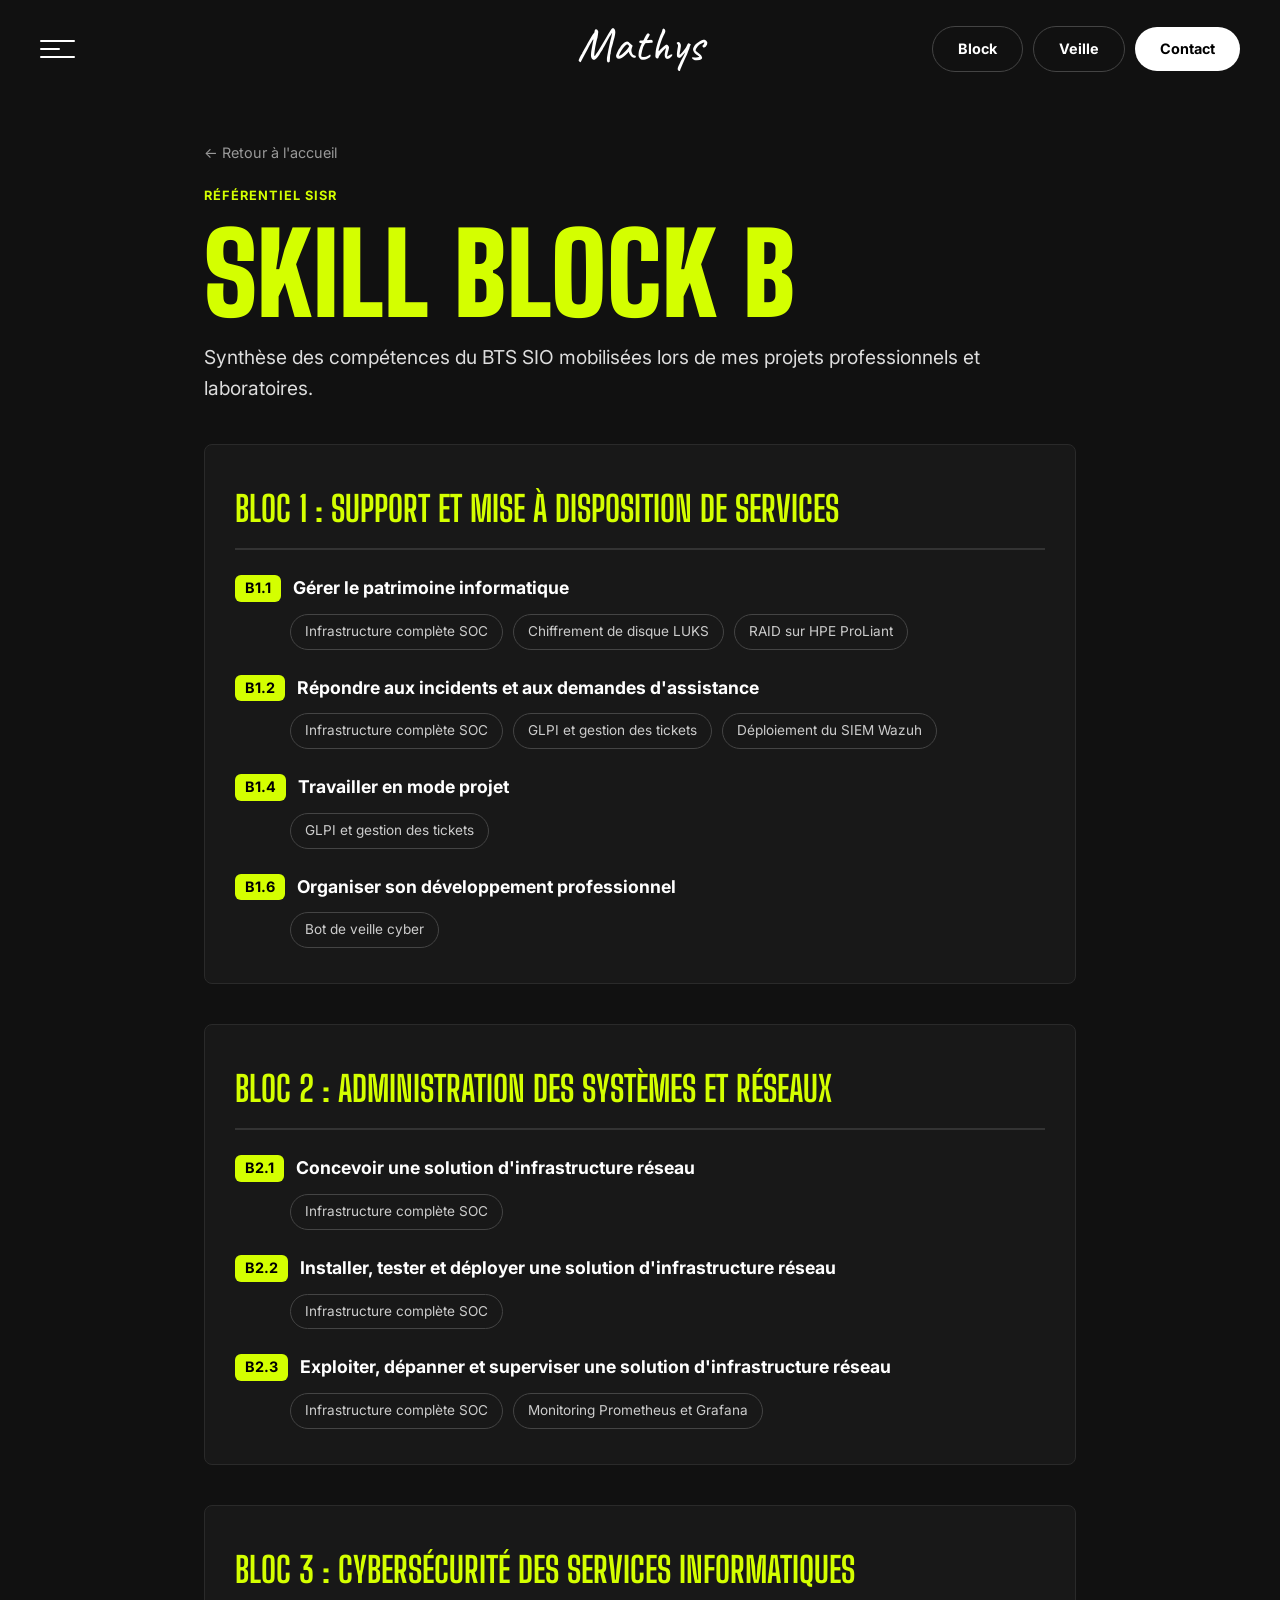
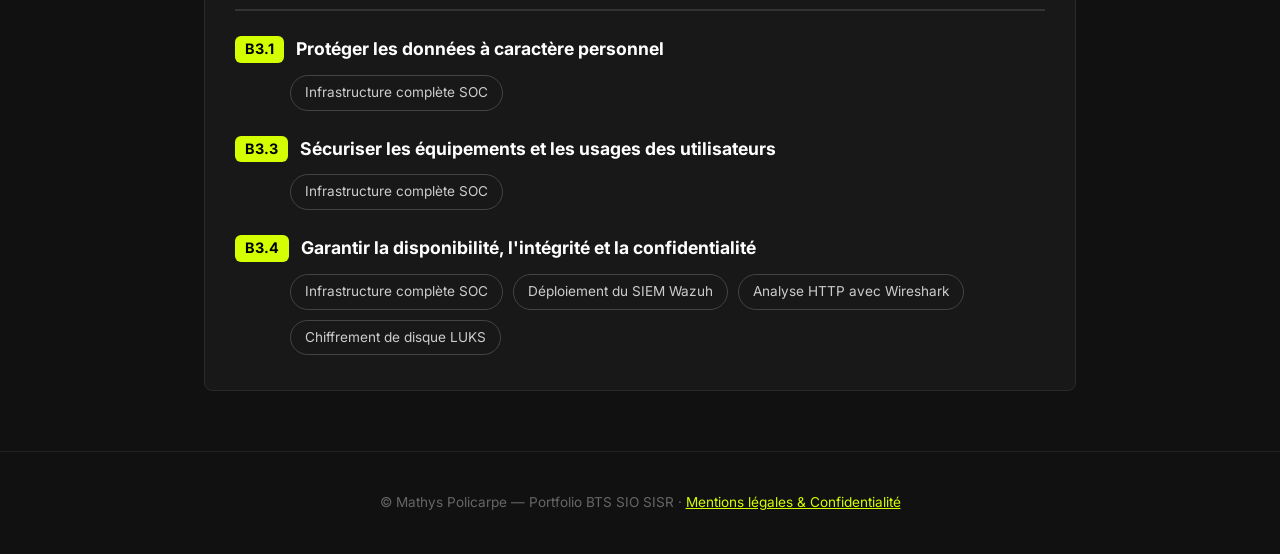
<file: competences-bts.html>
<!DOCTYPE html>
<html lang="fr">
<head>
    <meta charset="UTF-8">
    <meta name="viewport" content="width=device-width, initial-scale=1">
    <title>Compétences BTS SIO SISR — Mathys Policarpe</title>
    <meta name="description" content="Tableau de synthèse des compétences B1, B2 et B3 du BTS SIO SISR.">
    <link rel="preconnect" href="https://fonts.googleapis.com">
    <link rel="preconnect" href="https://fonts.gstatic.com" crossorigin>
    <link href="https://fonts.googleapis.com/css2?family=Big+Shoulders+Display:wght@900&family=Caveat:wght@400..700&family=Inter:wght@400;500;700&display=swap" rel="stylesheet">
    <link rel="stylesheet" href="style.css">
    <style>
        .blocs { display: grid; gap: 40px; margin-top: 40px; }
        .bloc { background: var(--card); border: 1px solid var(--bd); border-radius: 8px; padding: 35px 30px; }
        .bloc h2 { font-family: var(--giant); font-size: 2.2rem; color: var(--y); text-transform: uppercase; border-bottom: 2px solid #333; padding-bottom: 12px; margin-bottom: 25px; }
        .comp-item { margin-bottom: 25px; }
        .comp-item:last-child { margin-bottom: 0; }
        .comp-item h3 { font-size: 1.1rem; color: #fff; margin-bottom: 12px; display: flex; align-items: center; gap: 12px; line-height: 1.3; }
        .comp-item h3 span { background: var(--y); color: #000; padding: 4px 10px; border-radius: 6px; font-size: 0.9rem; font-weight: 700; white-space: nowrap; }
        .comp-item .projs-lies { display: flex; gap: 10px; flex-wrap: wrap; margin-left: 55px; }
        .comp-item .projs-lies a { text-decoration: none; border: 1px solid #444; padding: 6px 14px; border-radius: 50px; font-size: 0.85rem; color: #ccc; transition: 0.3s; }
        .comp-item .projs-lies a:hover { background: var(--y); color: #000; border-color: var(--y); font-weight: 600; }
        @media (max-width: 768px) {
            .comp-item h3 { align-items: flex-start; flex-direction: column; gap: 8px; }
            .comp-item .projs-lies { margin-left: 0; }
        }
    </style>
</head>
<body>
    <nav class="nav">
        <div>
            <button class="burger" aria-label="Menu"><span></span><span></span><span></span></button>
        </div>
        <a href="index.html" class="logo">Mathys</a>
        <div class="nav-r">
            <a href="competences-bts.html" class="pill out">Block</a>
            <a href="veille.html" class="pill out">Veille</a>
            <a href="index.html#/contact" class="pill">Contact</a>
        </div>
    </nav>

    <div class="menu">
        <ul>
            <li><a href="index.html#/">Accueil</a></li>
            <li><a href="competences-bts.html">Compétences BTS</a></li>
            <li><a href="index.html#/projets">Projets &amp; Labs</a></li>
            <li><a href="veille.html">Veille Cyber</a></li>
            <li><a href="index.html#/contact">Contact</a></li>
        </ul>
    </div>

    <main class="proj" style="max-width:1000px">
        <a class="back" href="index.html">← Retour à l'accueil</a>
        <span class="tag" style="display:block;margin-top:20px">Référentiel SISR</span>
        <h1>Skill Block B</h1>
        <p class="intro">Synthèse des compétences du BTS SIO mobilisées lors de mes projets professionnels et laboratoires.</p>

        <div class="blocs" id="blocs-container"></div>
    </main>

    <footer>© Mathys Policarpe — Portfolio BTS SIO SISR · <a href="index.html" style="color: var(--y);">Mentions légales &amp; Confidentialité</a></footer>

    <script src="projects.js"></script>
    <script src="script.js"></script>
    <script src="gt.js"></script>
    <script>
        /* Définition des blocs selon le référentiel */
        const blocs = {
            "B1": { title: "Bloc 1 : Support et mise à disposition de services", keys: ["B1.1", "B1.2", "B1.4", "B1.6"] },
            "B2": { title: "Bloc 2 : Administration des systèmes et réseaux", keys: ["B2.1", "B2.2", "B2.3"] },
            "B3": { title: "Bloc 3 : Cybersécurité des services informatiques", keys: ["B3.1", "B3.3", "B3.4"] }
        };

        let html = "";
        for (const [id, bloc] of Object.entries(blocs)) {
            html += `<div class="bloc"><h2>${bloc.title}</h2>`;
            bloc.keys.forEach(k => {
                if (SKL[k]) {
                    const projs = P.filter(p => p.skills.includes(k));
                    let projHtml = "";
                    if (projs.length > 0) {
                        projHtml = `<div class="projs-lies">${projs.map(p => `<a href="index.html#/p/${p.id}">${p.title}</a>`).join('')}</div>`;
                    } else {
                        projHtml = `<div class="projs-lies"><span style="color:#666; font-size:0.85rem; padding: 6px 0;">En cours d'acquisition...</span></div>`;
                    }
                    html += `
                    <div class="comp-item">
                        <h3><span>${k}</span> ${SKL[k]}</h3>
                        ${projHtml}
                    </div>`;
                }
            });
            html += `</div>`;
        }
        document.getElementById("blocs-container").innerHTML = html;
    </script>
</body>
</html>
</file>
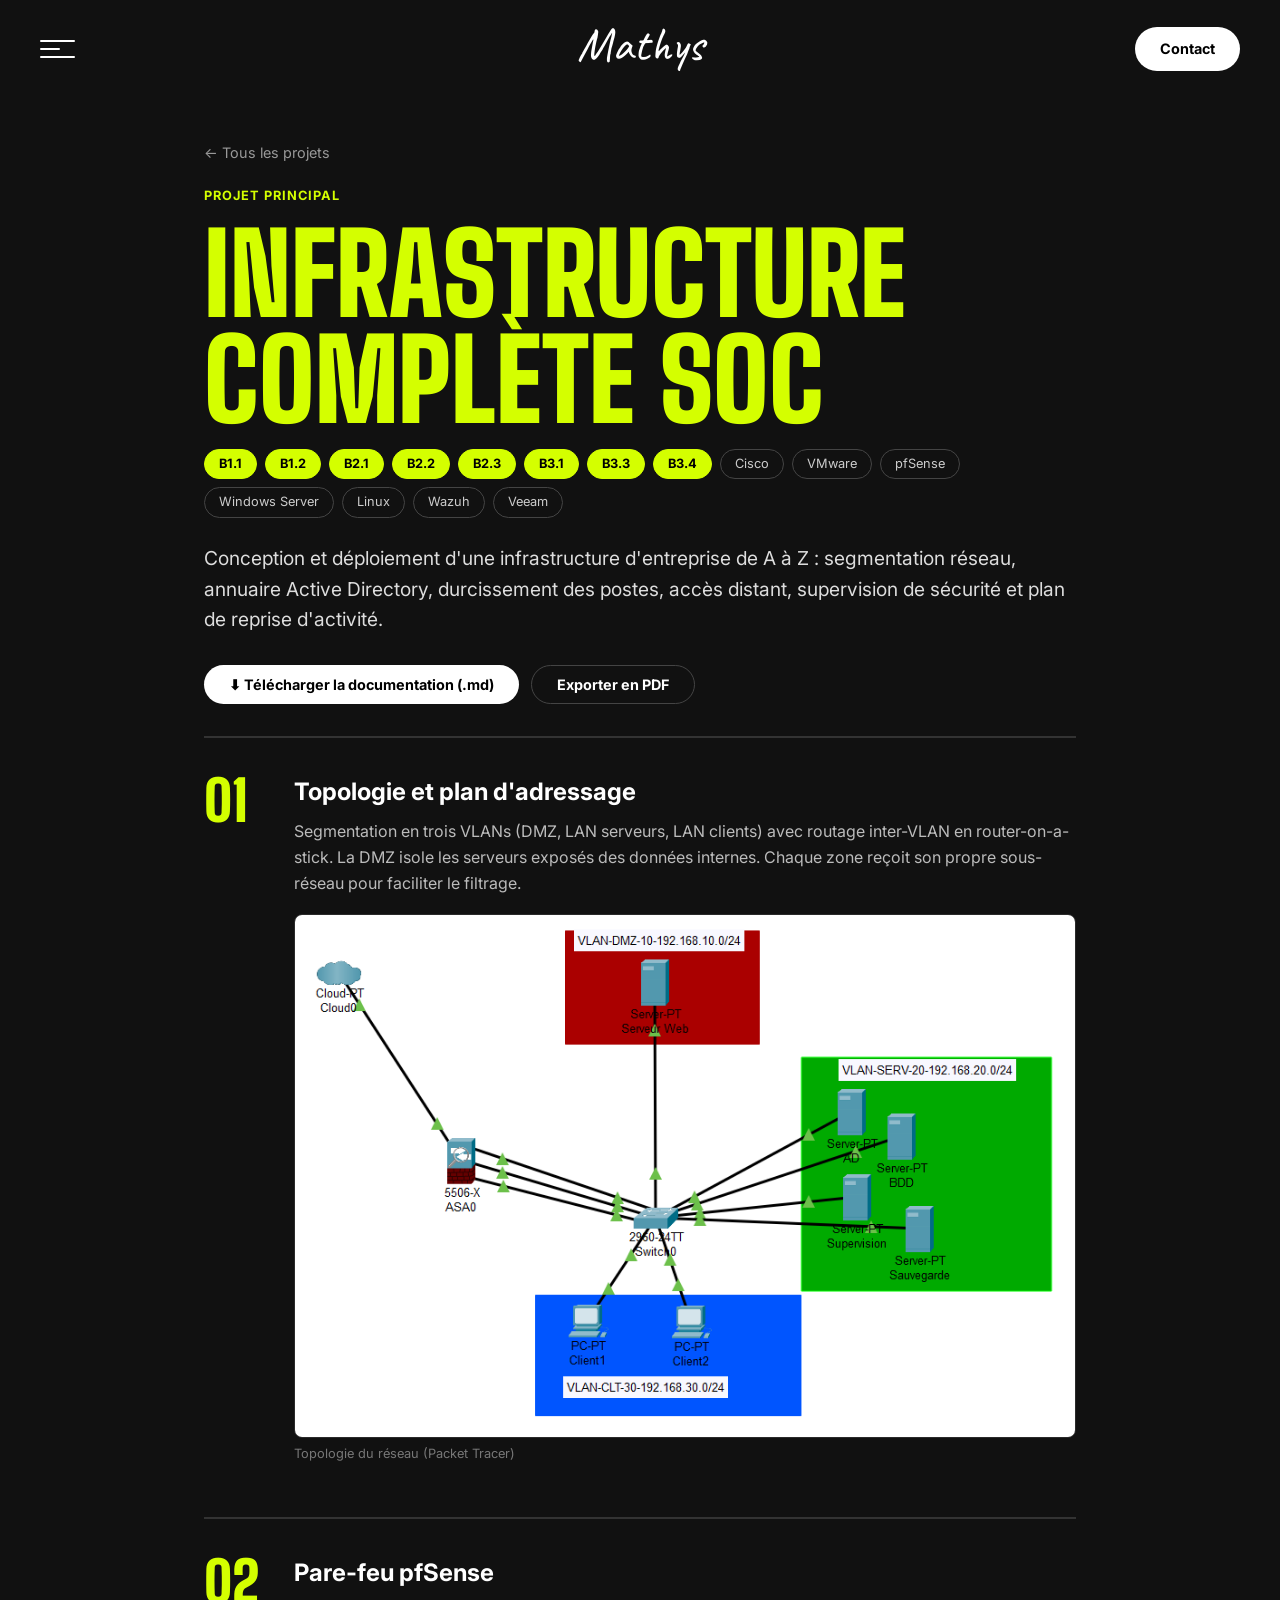
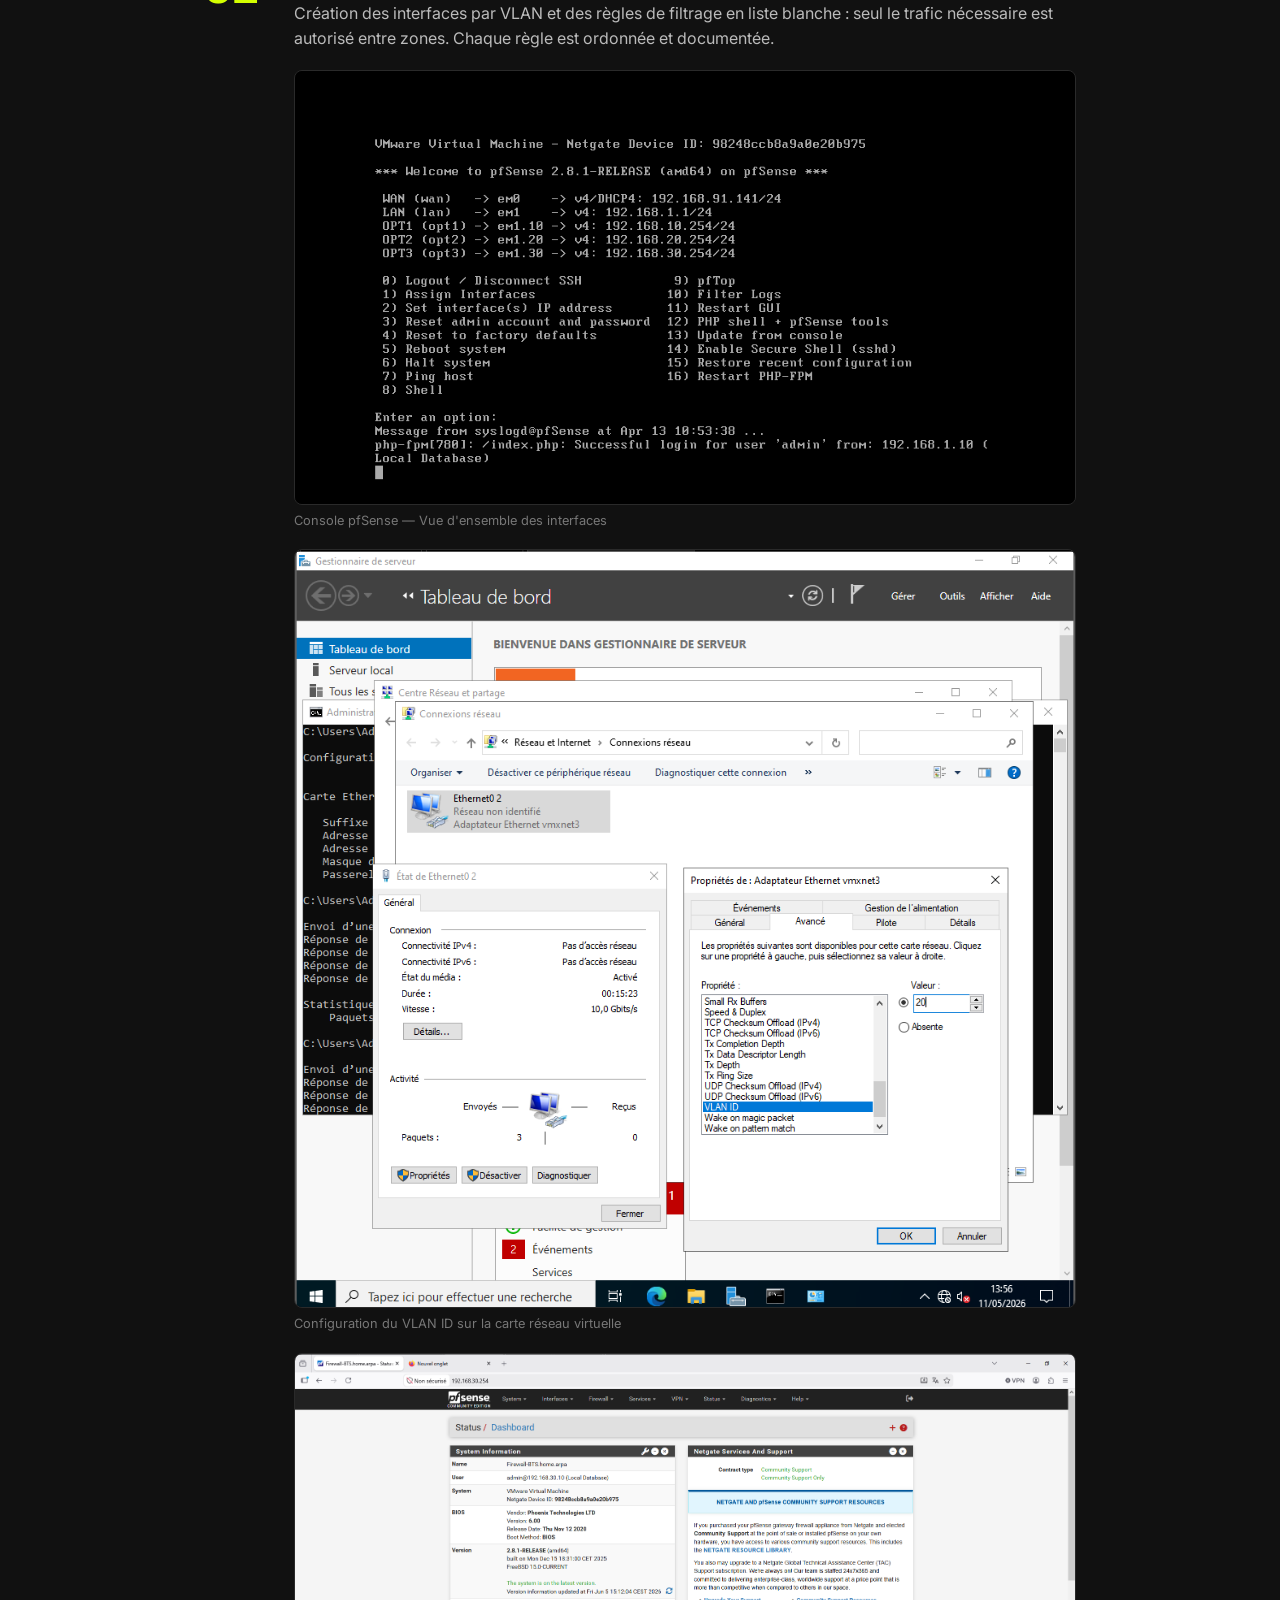
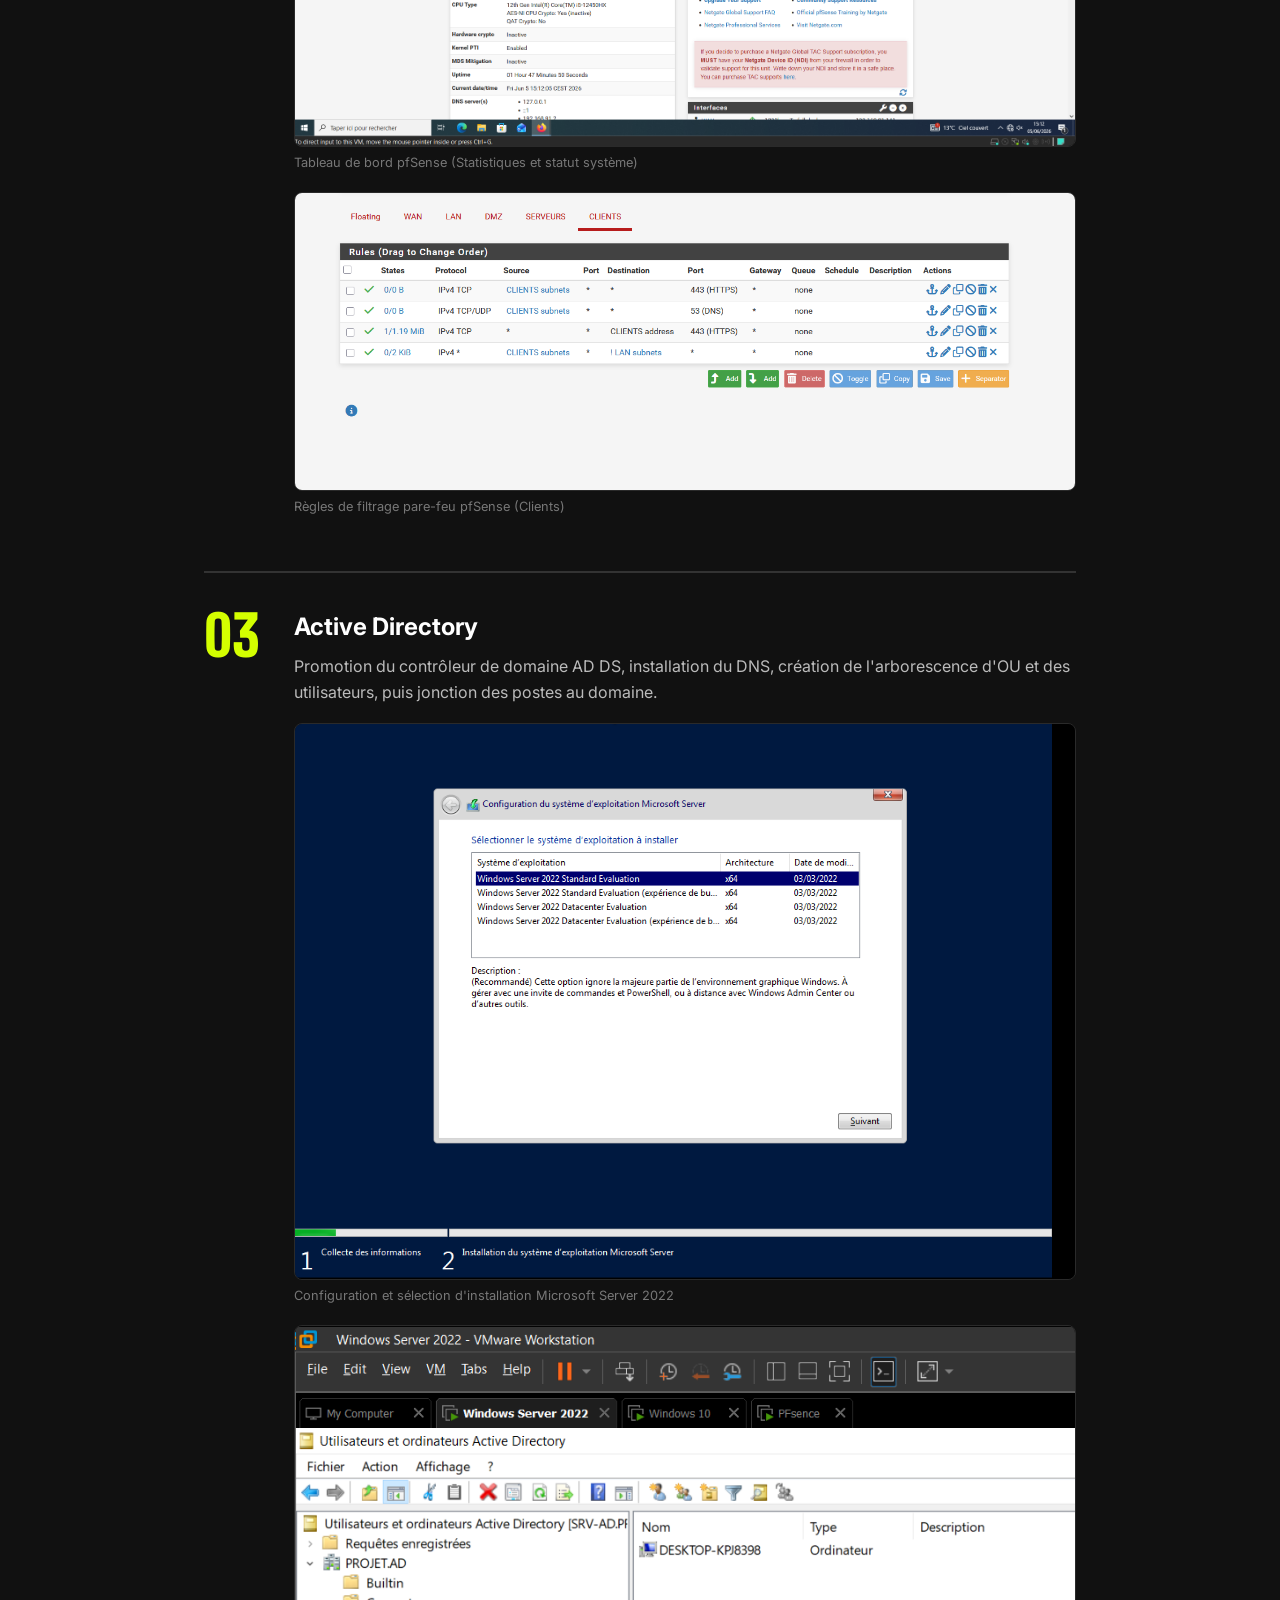
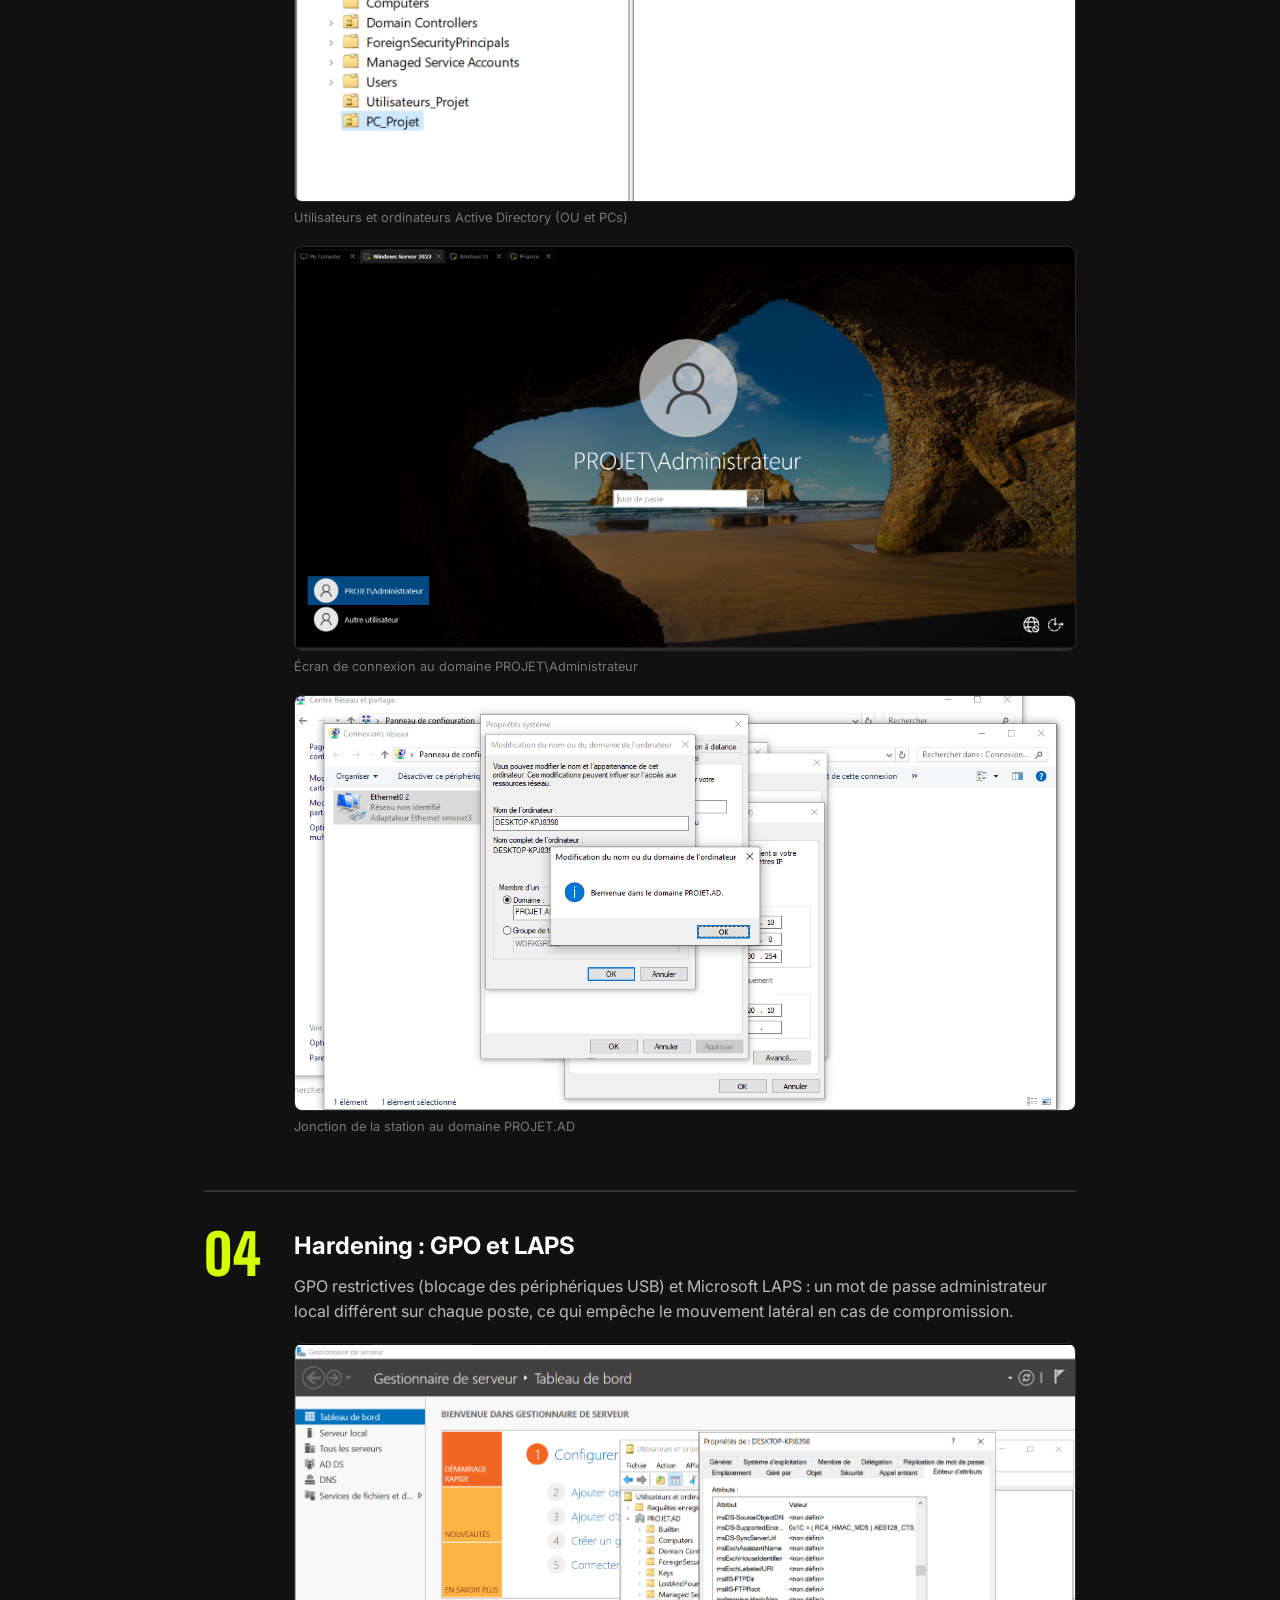
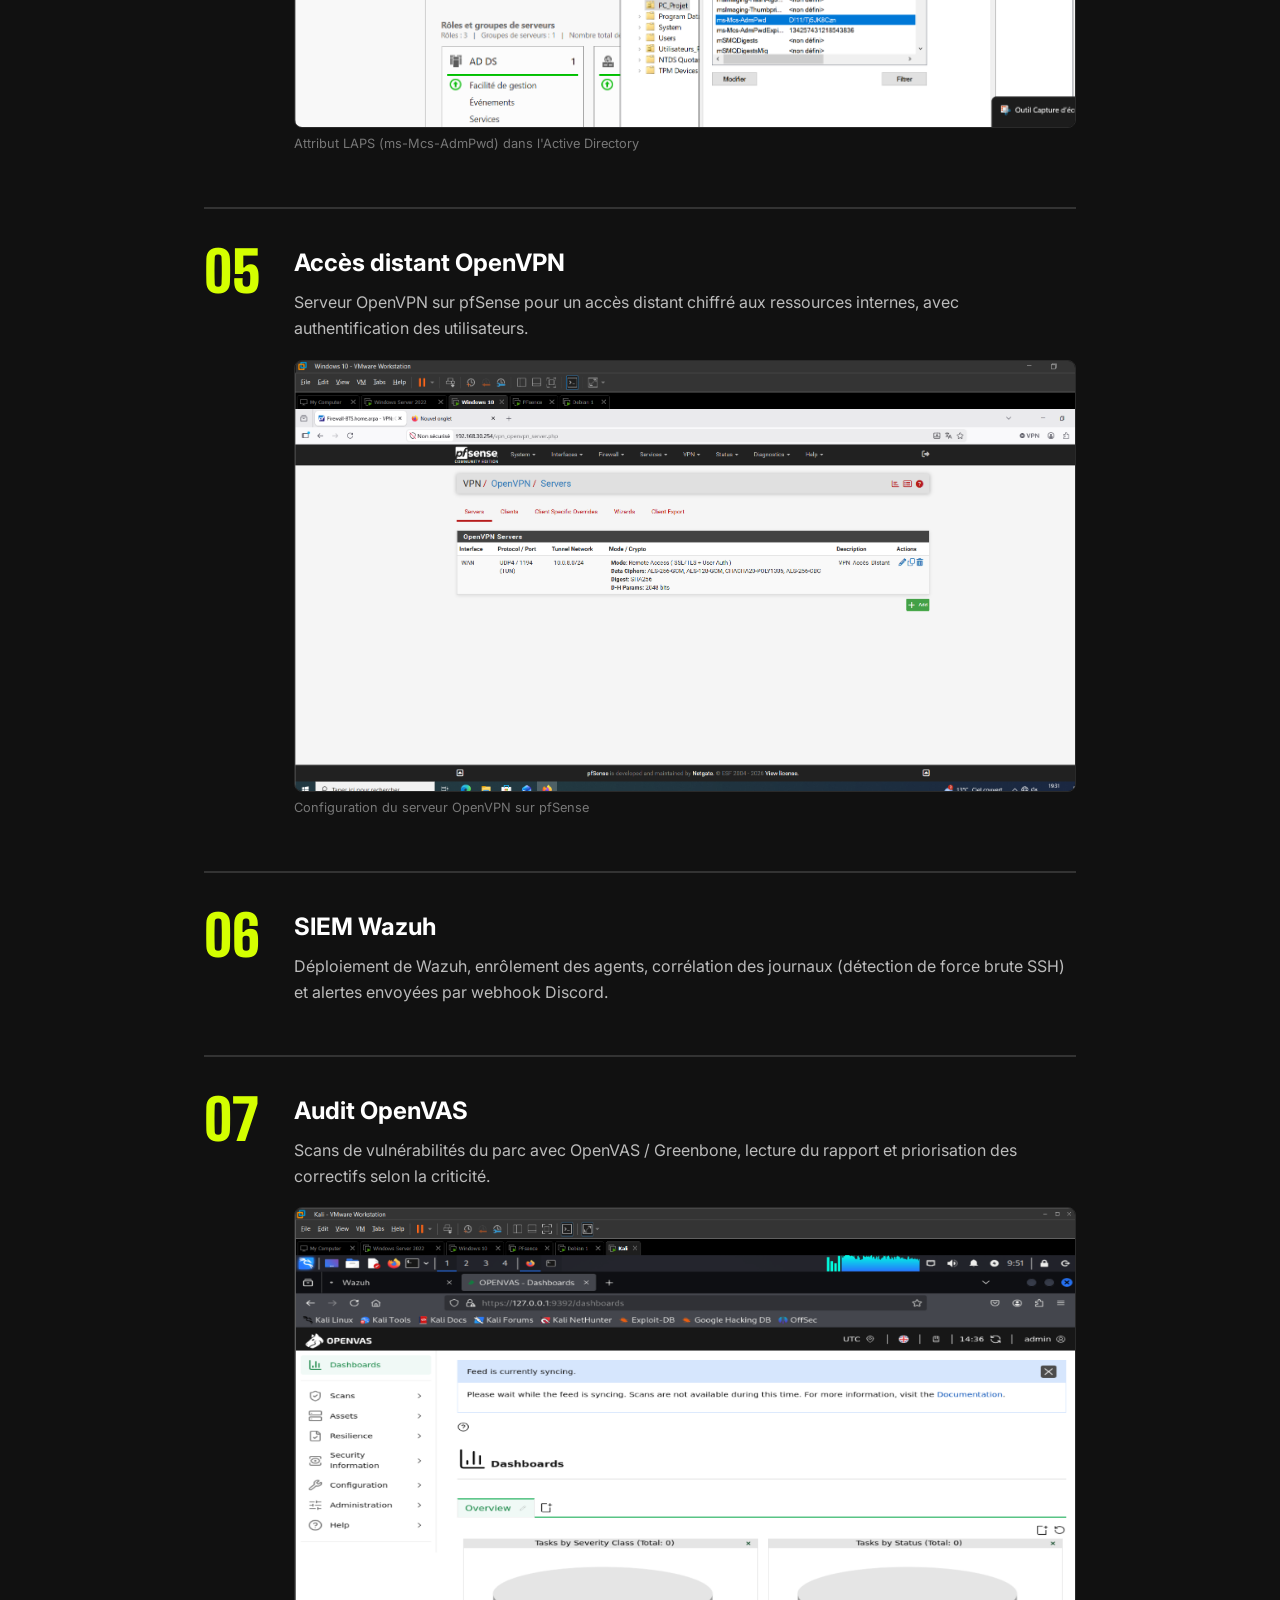
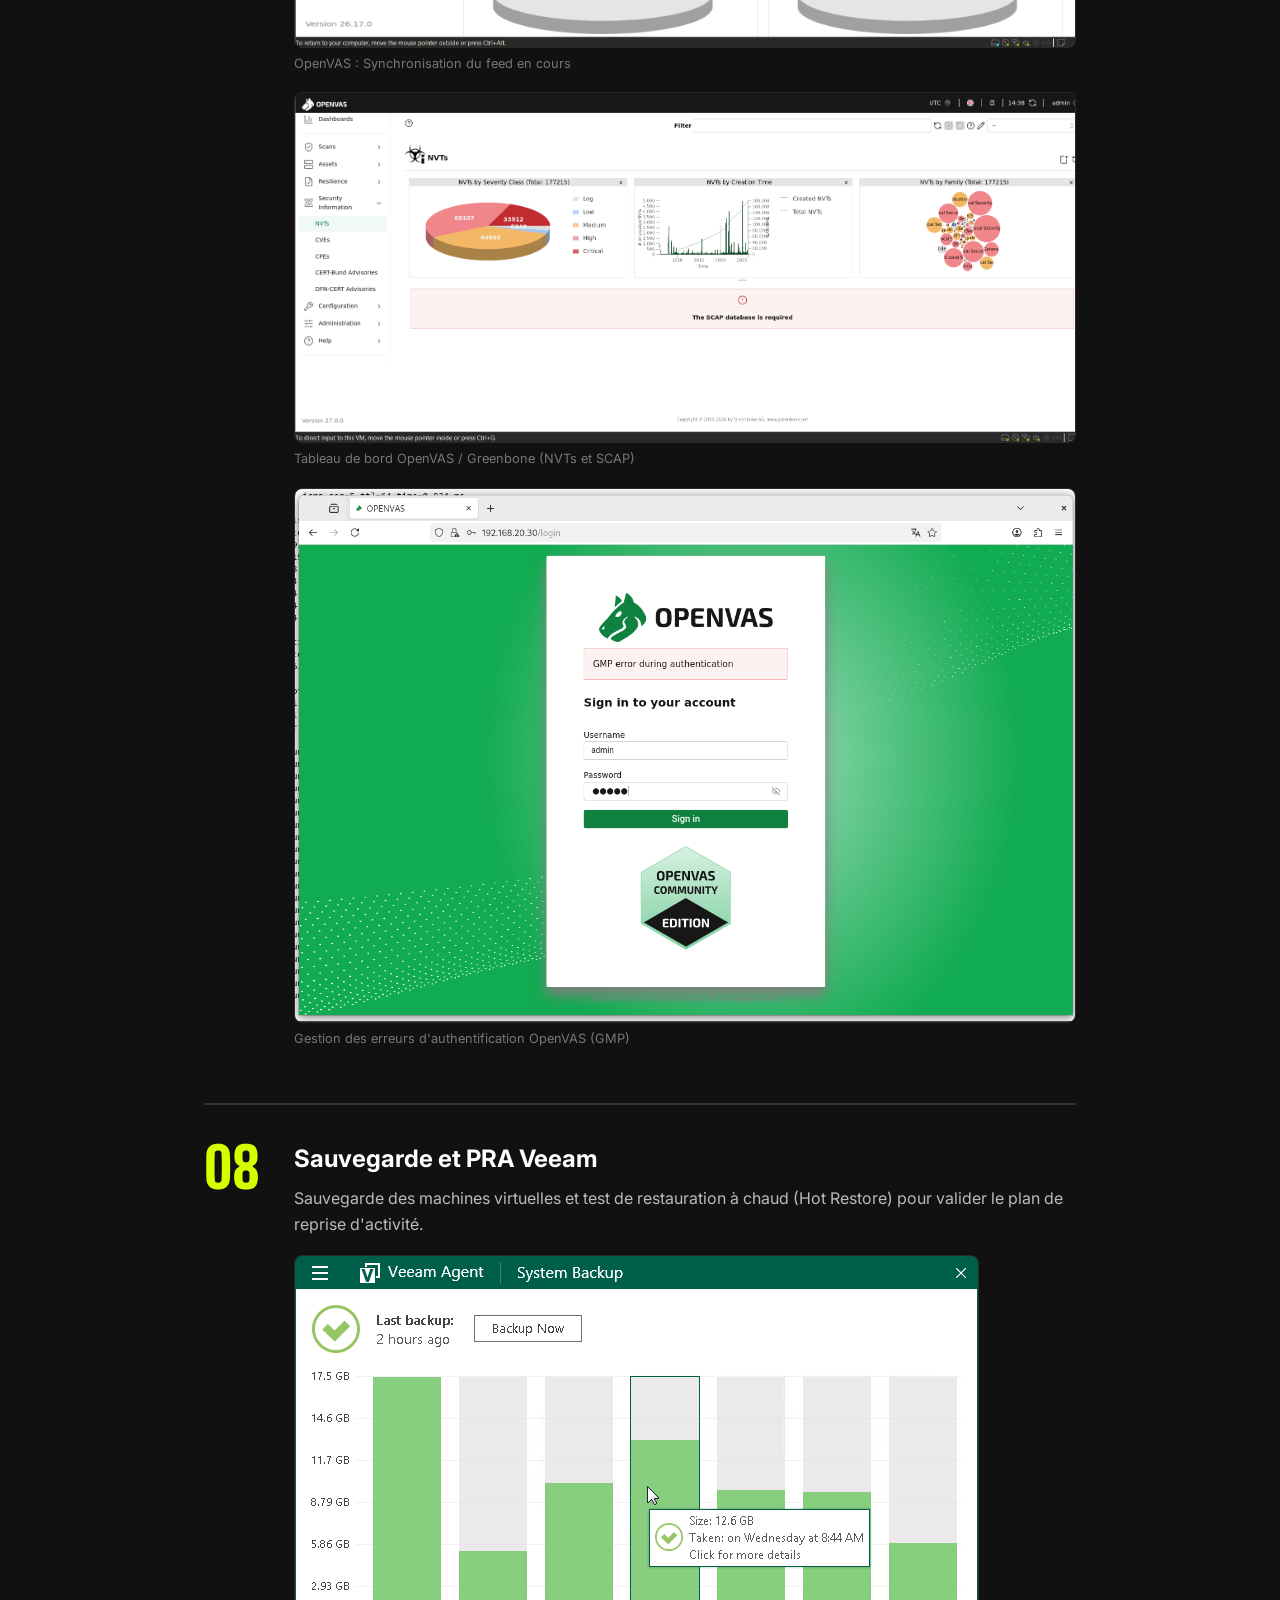
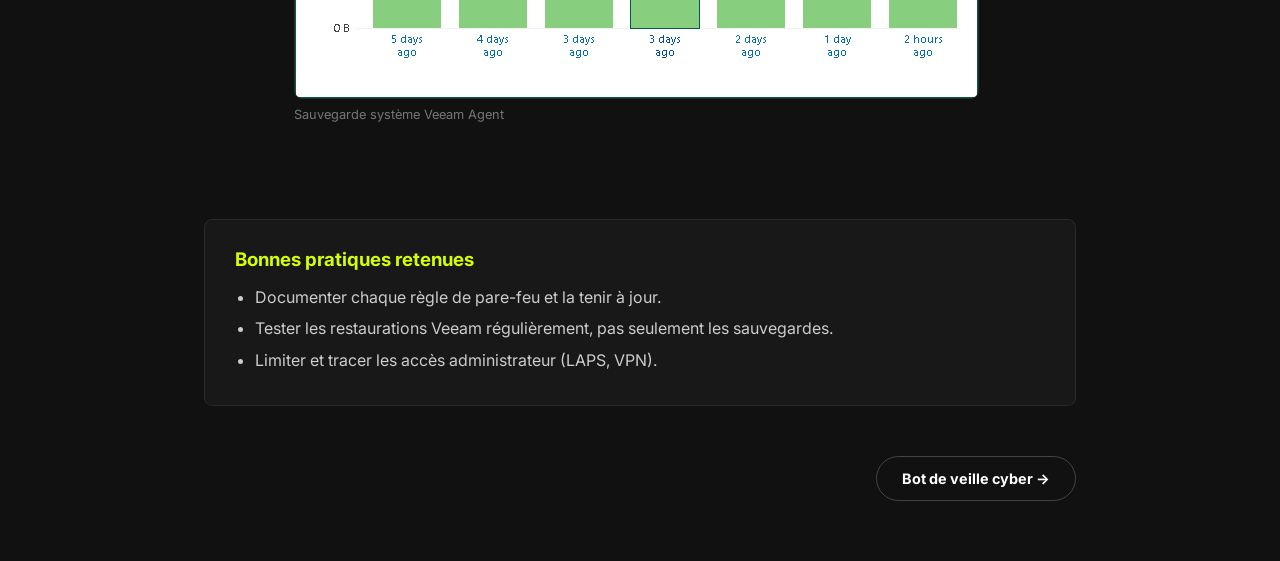
<file: projet.html>
<!DOCTYPE html>
<html lang="fr"><head><meta charset="UTF-8"><meta name="viewport" content="width=device-width,initial-scale=1">
<title>Projet — Mathys Policarpe</title>
<link rel="preconnect" href="https://fonts.googleapis.com"><link rel="preconnect" href="https://fonts.gstatic.com" crossorigin>
<link href="https://fonts.googleapis.com/css2?family=Big+Shoulders+Display:wght@900&family=Caveat:wght@400..700&family=Inter:wght@400;500;700&display=swap" rel="stylesheet">
<link rel="stylesheet" href="style.css"></head><body>
<nav class="nav"><div><button class="burger" aria-label="Menu"><span></span><span></span><span></span></button></div>
<a href="index.html" class="logo">Mathys</a><div class="nav-r"><a href="index.html#contact" class="pill">Contact</a></div></nav>
<div class="menu"><ul><li><a href="index.html">Accueil</a></li><li><a href="competences-bts.html">Compétences BTS</a><a href="index.html#competences">Compétences</a></li><li><a href="index.html#projects">Projets &amp; Labs</a></li><li><a href="veille.html">Veille Cyber</a></li><li><a href="index.html#contact">Contact</a></li></ul></div>
<main class="proj" id="proj"></main>
<script src="projects.js"></script><script src="script.js"></script><script src="gt.js"></script>
<script>
const esc=s=>s.replace(/[&<>]/g,c=>({'&':'&amp;','<':'&lt;','>':'&gt;'}[c]));
const id=new URLSearchParams(location.search).get('p'),i=P.findIndex(p=>p.id===id),p=P[i]||P[0],k=P.indexOf(p);
document.title=p.title+' — Mathys Policarpe';
const fig=([,src,cap])=>`<figure><img src="${src}" alt="${cap}" onerror="this.outerHTML='<div class=ph>Capture à ajouter : ${src}</div>'"><figcaption>${cap}</figcaption></figure>`;
document.getElementById('proj').innerHTML=`<a class="back" href="index.html#projects">← Tous les projets</a><span class="tag" style="display:block;margin-top:20px">${p.tag}</span><h1>${p.title}</h1>
<div class="chips">${p.skills.map(s=>`<span class="chip y">${s}</span>`).join('')}${p.stack.split(' · ').map(s=>`<span class="chip">${s}</span>`).join('')}</div>
<p class="intro">${p.intro}</p>
<div class="dl"><button class="pill" id="dlmd">⬇ Télécharger la documentation (.md)</button><button class="pill out" onclick="print()">Exporter en PDF</button>${p.gh?`<a class="pill out" href="${p.gh}" target="_blank" rel="noopener">Code sur GitHub</a>`:''}</div>
${p.steps.map((t,n)=>`<section class="step"><div class="num">${String(n+1).padStart(2,'0')}</div><div><h2>${t[0]}</h2><p>${t[1]}</p>${t[2]?`<pre><code>${esc(t[2])}</code></pre>`:''}${p.imgs.filter(m=>m[0]===n).map(fig).join('')}</div></section>`).join('')}
${p.recos.length?`<div class="box"><h3>Bonnes pratiques retenues</h3><ul>${p.recos.map(r=>`<li>${r}</li>`).join('')}</ul></div>`:''}
<div class="pn">${k>0?`<a class="pill out" href="projet.html?p=${P[k-1].id}">← ${P[k-1].title}</a>`:'<span></span>'}${k<P.length-1?`<a class="pill out" href="projet.html?p=${P[k+1].id}">${P[k+1].title} →</a>`:''}</div>`;
document.getElementById('dlmd').onclick=()=>{const a=document.createElement('a');a.href=URL.createObjectURL(new Blob([docMd(p)],{type:'text/markdown;charset=utf-8'}));a.download='Documentation-'+p.id+'.md';a.click();URL.revokeObjectURL(a.href)};
</script></body></html>
</file>
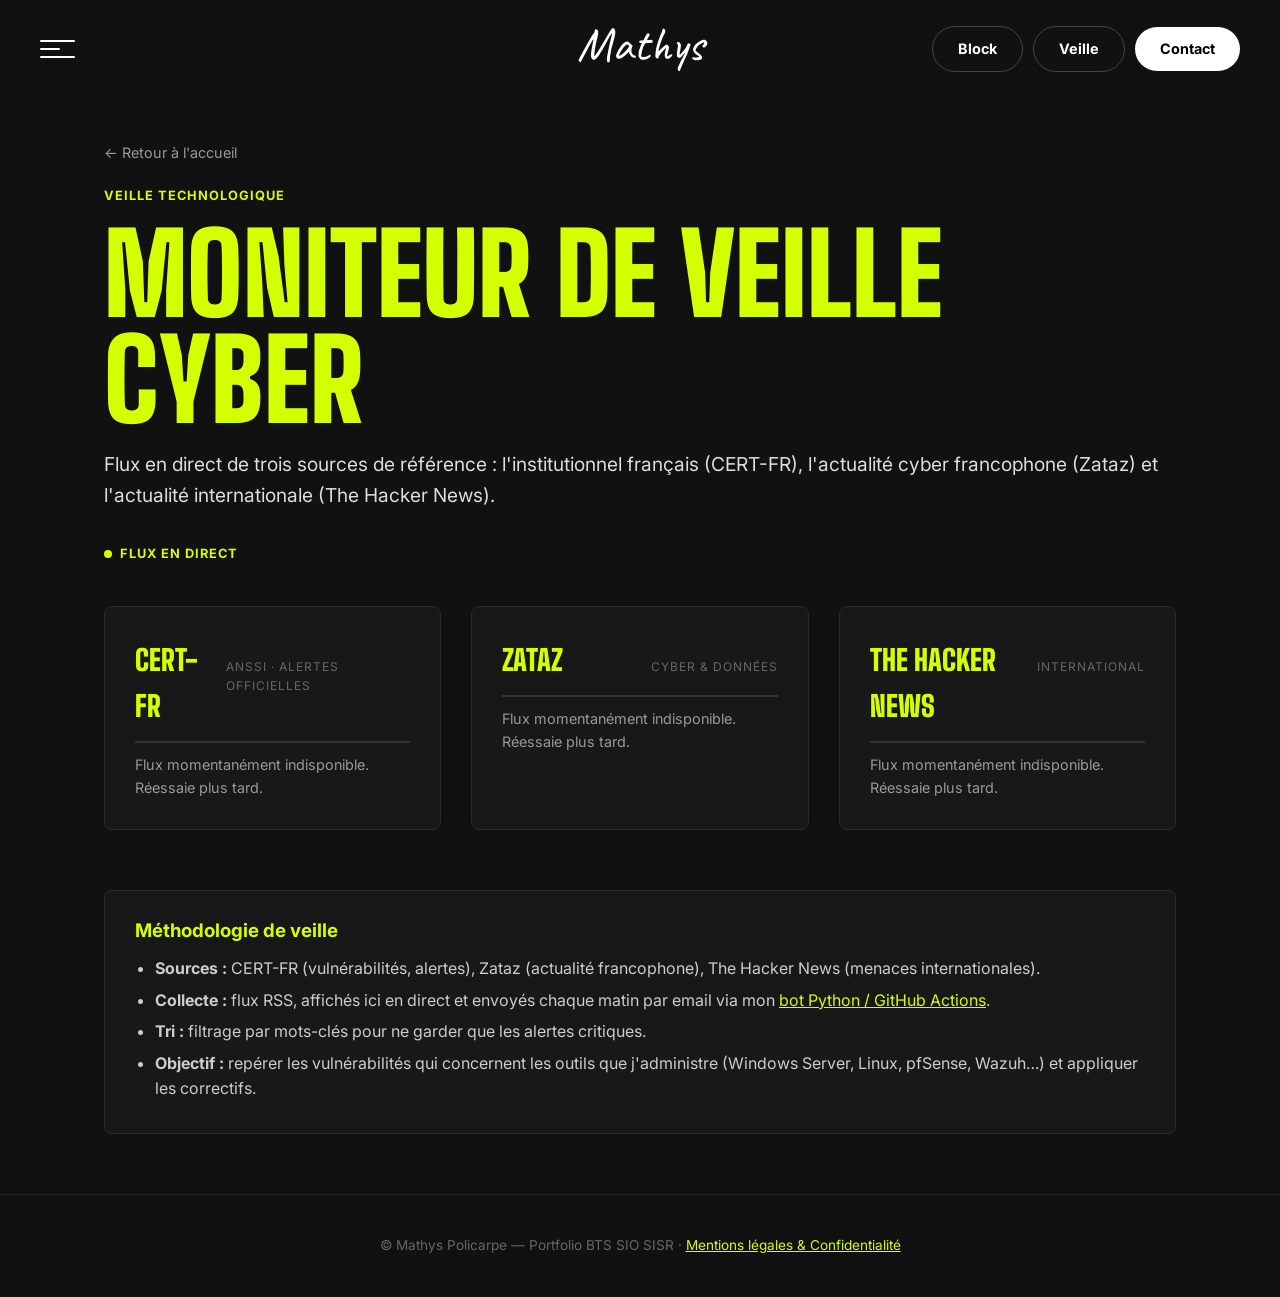
<file: veille.html>
<!DOCTYPE html>
<html lang="fr">
<head>
    <meta charset="UTF-8">
    <meta name="viewport" content="width=device-width, initial-scale=1">
    <title>Veille Cyber — Mathys Policarpe</title>
    <link rel="preconnect" href="https://fonts.googleapis.com">
    <link rel="preconnect" href="https://fonts.gstatic.com" crossorigin>
    <link href="https://fonts.googleapis.com/css2?family=Big+Shoulders+Display:wght@900&family=Caveat:wght@400..700&family=Inter:wght@400;500;700&display=swap" rel="stylesheet">
    <link rel="stylesheet" href="style.css">
    <style>
        .feeds{display:grid;grid-template-columns:repeat(auto-fit,minmax(320px,1fr));gap:30px;margin-top:40px}
        .feed{background:var(--card);border:1px solid var(--bd);border-radius:8px;padding:30px}
        .feed header{display:flex;justify-content:space-between;align-items:baseline;gap:10px;border-bottom:2px solid #333;padding-bottom:12px;margin-bottom:10px}
        .feed h2{font-family:var(--giant);font-size:1.8rem;color:var(--y);text-transform:uppercase;font-weight:900}
        .feed header span{color:#666;font-size:.75rem;text-transform:uppercase;letter-spacing:1px}
        .art{padding:14px 0;border-bottom:1px solid #2a2a2a}.art:last-child{border-bottom:0}
        .art a{text-decoration:none;font-weight:600;line-height:1.4;display:block;transition:color .3s}.art a:hover{color:var(--y)}
        .art time{color:#666;font-size:.78rem;font-family:var(--mono)}
        .msg{color:var(--g);font-size:.9rem}
        .live{display:inline-flex;align-items:center;gap:8px;color:var(--y);font-size:.8rem;font-weight:700;text-transform:uppercase;letter-spacing:1px}
        .live i{width:8px;height:8px;border-radius:50%;background:var(--y);animation:p 1.5s infinite alternate}
        @keyframes p{to{opacity:.3}}
        .meth{margin-top:60px}
    </style>
</head>
<body>
<nav class="nav">
    <div><button class="burger" aria-label="Menu"><span></span><span></span><span></span></button></div>
    <a href="index.html" class="logo">Mathys</a>
    <div class="nav-r">
  <a href="competences-bts.html" class="pill out">Block</a>
  <a href="veille.html" class="pill out">Veille</a>
  <a href="index.html#/contact" class="pill">Contact</a>
</div>
</nav>

<div class="menu">
  <ul>
    <li><a href="index.html#/">Accueil</a></li>
    <li><a href="competences-bts.html">Compétences BTS</a></li>
    <li><a href="index.html#/projets">Projets &amp; Labs</a></li>
    <li><a href="veille.html">Veille Cyber</a></li>
    <li><a href="index.html#/contact">Contact</a></li>
  </ul>
</div>

<main class="proj" style="max-width:1200px">
    <a class="back" href="index.html">← Retour à l'accueil</a>
    <span class="tag" style="display:block;margin-top:20px">Veille technologique</span>
    <h1>Moniteur de veille cyber</h1>
    <p class="intro">Flux en direct de trois sources de référence : l'institutionnel français (CERT-FR), l'actualité cyber francophone (Zataz) et l'actualité internationale (The Hacker News).</p>
    <span class="live"><i></i> Flux en direct</span>

    <div class="feeds">
        <section class="feed"><header><h2>CERT-FR</h2><span>ANSSI · alertes officielles</span></header><div id="list-cert"><p class="msg">Chargement…</p></div></section>
        <section class="feed"><header><h2>Zataz</h2><span>Cyber &amp; données</span></header><div id="list-zataz"><p class="msg">Chargement…</p></div></section>
        <section class="feed"><header><h2>The Hacker News</h2><span>International</span></header><div id="list-hacker"><p class="msg">Chargement…</p></div></section>
    </div>

    <div class="box meth">
        <h3>Méthodologie de veille</h3>
        <ul>
            <li><b>Sources :</b> CERT-FR (vulnérabilités, alertes), Zataz (actualité francophone), The Hacker News (menaces internationales).</li>
            <li><b>Collecte :</b> flux RSS, affichés ici en direct et envoyés chaque matin par email via mon <a href="index.html#/p/veille" style="color:var(--y)">bot Python / GitHub Actions</a>.</li>
            <li><b>Tri :</b> filtrage par mots-clés pour ne garder que les alertes critiques.</li>
            <li><b>Objectif :</b> repérer les vulnérabilités qui concernent les outils que j'administre (Windows Server, Linux, pfSense, Wazuh…) et appliquer les correctifs.</li>
        </ul>
    </div>
    <!-- À COMPLÉTER : ajoute ici une synthèse datée (ex. « Veille de novembre 2026 : 3 faits marquants, ce que j'en retiens, impact sur mes projets »). -->
</main>
<footer>© Mathys Policarpe — Portfolio BTS SIO SISR · <a href="index.html" style="color: var(--y);">Mentions légales &amp; Confidentialité</a></footer>

<script>
const FEEDS=[['https://www.cert.ssi.gouv.fr/feed/','list-cert'],['https://www.zataz.com/feed/','list-zataz'],['https://feeds.feedburner.com/TheHackersNews','list-hacker']];
const esc=s=>String(s).replace(/[&<>"]/g,c=>({'&':'&amp;','<':'&lt;','>':'&gt;','"':'&quot;'}[c]));
async function load([url,id]){
    const box=document.getElementById(id);
    try{
        const r=await fetch('https://api.rss2json.com/v1/api.json?rss_url='+encodeURIComponent(url)),d=await r.json();
        if(d.status!=='ok')throw 0;
        box.innerHTML=d.items.slice(0,6).map(a=>{
            const t=new Date(a.pubDate.replace(' ','T')+(a.pubDate.includes('T')?'':'Z'));
            const s=isNaN(t)?'':t.toLocaleDateString('fr-FR')+' · '+t.toLocaleTimeString('fr-FR',{hour:'2-digit',minute:'2-digit'});
            return `<div class="art"><a href="${esc(a.link)}" target="_blank" rel="noopener">${esc(a.title)}</a><time>${s}</time></div>`}).join('');
    }catch(e){box.innerHTML='<p class="msg">Flux momentanément indisponible. Réessaie plus tard.</p>'}
}
FEEDS.forEach(load);
</script>
<script src="script.js"></script>
<script src="gt.js"></script>
</body>
</html>
</file>
<file: style.css>
:root {
  --bg: #111;
  --y: #d4ff00;
  --w: #fff;
  --g: #999;
  --in: #222;
  --card: #181818;
  --bd: #2a2a2a;
  --giant: "Big Shoulders Display", sans-serif;
  --sig: "Caveat", cursive;
  --body: "Inter", sans-serif;
  --mono: "Courier New", monospace;
}
* {
  margin: 0;
  padding: 0;
  box-sizing: border-box;
}
html {
  scroll-behavior: smooth;
}
body {
  background: var(--bg);
  color: var(--w);
  font-family: var(--body);
  overflow-x: hidden;
  line-height: 1.6;
}
a {
  color: inherit;
}
/* NAV */
.nav {
  display: grid;
  grid-template-columns: 1fr auto 1fr;
  align-items: center;
  padding: 25px 40px;
  background: var(--bg);
  position: fixed;
  width: 100%;
  top: 0;
  z-index: 1000;
}
.nav-r {
  display: flex;
  justify-content: flex-end;
  gap: 10px;
  align-items: center;
}
.burger {
  background: none;
  border: 0;
  cursor: pointer;
  display: flex;
  flex-direction: column;
  gap: 6px;
  z-index: 1001;
  width: 35px;
}
.burger span {
  height: 2px;
  background: var(--w);
  border-radius: 2px;
  transition: 0.3s;
  width: 35px;
}
.burger span:nth-child(2) {
  width: 20px;
}
.burger.active span:nth-child(1) {
  transform: translateY(8px) rotate(45deg);
}
.burger.active span:nth-child(2) {
  opacity: 0;
}
.burger.active span:nth-child(3) {
  transform: translateY(-8px) rotate(-45deg);
}
.logo {
  font-family: var(--sig);
  font-size: 3rem;
  text-decoration: none;
  line-height: 1;
  transform: translateY(-5px);
  transition: color 0.3s;
}
.logo:hover {
  color: var(--y);
}
.pill {
  background: var(--w);
  color: #000;
  text-decoration: none;
  padding: 10px 25px;
  border-radius: 50px;
  font-size: 0.9rem;
  font-weight: 700;
  transition: 0.3s;
  display: inline-block;
  border: 0;
  cursor: pointer;
  font-family: var(--body);
}
.pill:hover {
  background: var(--y);
}
.pill.out {
  background: transparent;
  color: var(--w);
  border: 1px solid #444;
}
.pill.out:hover {
  border-color: var(--y);
  color: var(--y);
}
.menu {
  position: fixed;
  inset: 0;
  background: rgba(17, 17, 17, 0.98);
  display: flex;
  justify-content: center;
  align-items: center;
  z-index: 999;
  opacity: 0;
  visibility: hidden;
  transition: 0.4s;
}
.menu.open {
  opacity: 1;
  visibility: visible;
}
.menu ul {
  list-style: none;
  text-align: center;
}
.menu li {
  margin: 18px 0;
}
.menu a {
  font-size: 3rem;
  font-family: var(--giant);
  text-transform: uppercase;
  text-decoration: none;
  transition: color 0.3s;
}
.menu a:hover {
  color: var(--y);
}
/* HERO */
.hero {
  min-height: 100vh;
  display: flex;
  flex-direction: column;
  justify-content: center;
  align-items: center;
  padding-top: 50px;
}
.sub {
  color: var(--g);
  font-size: 0.8rem;
  letter-spacing: 2px;
  text-transform: uppercase;
  margin-bottom: 2vh;
  z-index: 10;
  text-align: center;
  padding: 0 20px;
}
.tc {
  position: relative;
  text-align: center;
  width: 100%;
  display: flex;
  justify-content: center;
  align-items: center;
}
.giant {
  font-family: var(--giant);
  font-size: clamp(6rem, 25vw, 28rem);
  line-height: 0.8;
  color: var(--y);
  text-transform: uppercase;
  letter-spacing: -2px;
  font-weight: 900;
}
.pillimg {
  position: absolute;
  top: 50%;
  left: 50%;
  transform: translate(-50%, -50%);
  width: clamp(150px, 22vw, 350px);
  height: clamp(220px, 32vw, 500px);
  border-radius: 500px;
  overflow: hidden;
  box-shadow: 0 30px 60px rgba(0, 0, 0, 0.5);
  z-index: 5;
  background: linear-gradient(160deg, #2b2b2b, #161616);
}
.pillimg img {
  width: 100%;
  height: 100%;
  object-fit: cover;
}
.hero-cta {
  display: flex;
  gap: 12px;
  margin-top: 4vh;
  z-index: 10;
  flex-wrap: wrap;
  justify-content: center;
}
/* SECTIONS */
.sec {
  padding: 100px 5%;
  max-width: 1200px;
  margin: 0 auto;
}
.sh {
  display: flex;
  align-items: center;
  gap: 30px;
  margin-bottom: 60px;
}
.sh h2 {
  font-family: var(--giant);
  font-size: 3.5rem;
  color: var(--y);
  text-transform: uppercase;
  letter-spacing: 1px;
  font-weight: 900;
}
.line {
  flex-grow: 1;
  height: 2px;
  background: #333;
}
.about {
  font-size: 1.25rem;
  max-width: 850px;
  color: #ddd;
}
.skills {
  display: grid;
  grid-template-columns: 1fr 1fr;
  gap: 30px;
}
.skill {
  background: var(--y);
  color: #111;
  padding: 35px 40px;
  border-radius: 8px;
  display: flex;
  justify-content: space-between;
  align-items: center;
  gap: 20px;
  transition: transform 0.3s;
}
.skill:hover {
  transform: translateY(-5px);
}
.skill h3 {
  font-size: 1.5rem;
  margin-bottom: 8px;
}
.skill p {
  font-size: 0.95rem;
  font-weight: 500;
  opacity: 0.85;
}
.skill b {
  font-size: 4.5rem;
  font-weight: 700;
  line-height: 1;
  letter-spacing: -2px;
  text-align: center;
}
.skill small {
  display: block;
  font-size: 0.7rem;
  letter-spacing: 1px;
  text-transform: uppercase;
  font-weight: 700;
  letter-spacing: 0;
}
.grid {
  display: grid;
  grid-template-columns: repeat(auto-fit, minmax(320px, 1fr));
  gap: 30px;
}
.card {
  background: var(--card);
  border: 1px solid var(--bd);
  border-radius: 8px;
  padding: 35px 30px;
  text-decoration: none;
  display: flex;
  flex-direction: column;
  gap: 6px;
  transition: 0.3s;
}
.card:hover {
  background: #222;
  border-color: var(--y);
  transform: translateY(-5px);
}
.tag {
  color: var(--y);
  font-size: 0.8rem;
  font-weight: 700;
  text-transform: uppercase;
  letter-spacing: 1px;
}
.card h3 {
  font-size: 1.6rem;
}
.card p {
  color: var(--g);
}
.card .stack {
  font-size: 0.8rem;
  color: #666;
  margin-top: 8px;
}
.card .go {
  color: var(--y);
  font-weight: 700;
  margin-top: 14px;
}
.filters {
  display: flex;
  gap: 10px;
  flex-wrap: wrap;
  margin-bottom: 30px;
}
.filters button {
  background: none;
  color: var(--w);
  border: 1px solid #444;
  border-radius: 50px;
  padding: 7px 18px;
  cursor: pointer;
  font-family: var(--body);
  font-weight: 600;
}
.filters button.on,
.filters button:hover {
  background: var(--y);
  color: #000;
  border-color: var(--y);
}
/* CONTACT */
.cg {
  display: grid;
  grid-template-columns: 1fr 1fr;
  gap: 80px;
}
.lead {
  font-size: 1.5rem;
  margin-bottom: 40px;
  line-height: 1.5;
}
.cd p,
.cd a {
  display: block;
  font-size: 1.1rem;
  margin-bottom: 10px;
}
.cd a {
  color: var(--y);
  text-decoration: none;
}
.cd a:hover {
  text-decoration: underline;
}
.form {
  display: flex;
  flex-direction: column;
  gap: 20px;
}
.row {
  display: flex;
  gap: 20px;
}
.form input,
.form textarea {
  width: 100%;
  background: var(--in);
  border: 0;
  border-radius: 6px;
  padding: 18px;
  color: var(--w);
  font-family: var(--body);
  font-size: 1rem;
}
.form input:focus,
.form textarea:focus {
  outline: 1px solid var(--g);
}
.send {
  background: var(--y);
  color: #000;
  border: 0;
  border-radius: 6px;
  padding: 18px;
  font-size: 1.1rem;
  font-weight: 700;
  cursor: pointer;
  font-family: var(--body);
}
.send:hover {
  background: #e2ff4d;
}
footer {
  text-align: center;
  color: #666;
  padding: 40px 5%;
  border-top: 1px solid #222;
  font-size: 0.85rem;
}
/* PROJET */
.proj {
  max-width: 1000px;
  margin: 0 auto;
  padding: 140px 5% 60px;
}
.back {
  color: var(--g);
  text-decoration: none;
  font-size: 0.9rem;
}
.back:hover {
  color: var(--y);
}
.proj h1 {
  font-family: var(--giant);
  font-size: clamp(3rem, 9vw, 7rem);
  line-height: 0.95;
  color: var(--y);
  text-transform: uppercase;
  margin: 15px 0;
  font-weight: 900;
}
.chips {
  display: flex;
  gap: 8px;
  flex-wrap: wrap;
  margin: 15px 0 25px;
}
.chip {
  border: 1px solid #444;
  border-radius: 50px;
  padding: 4px 14px;
  font-size: 0.8rem;
  color: #ccc;
}
.chip.y {
  background: var(--y);
  color: #000;
  border-color: var(--y);
  font-weight: 700;
}
.intro {
  font-size: 1.2rem;
  color: #ddd;
  margin-bottom: 30px;
}
.dl {
  display: flex;
  gap: 12px;
  flex-wrap: wrap;
  margin-bottom: 60px;
}
.step {
  border-top: 2px solid #333;
  padding: 35px 0;
  display: grid;
  grid-template-columns: 70px 1fr;
  gap: 20px;
}
.num {
  font-family: var(--giant);
  font-size: 3.5rem;
  color: var(--y);
  line-height: 1;
  font-weight: 900;
}
.step h2 {
  font-size: 1.5rem;
  margin-bottom: 8px;
}
.step p {
  color: #bbb;
  margin-bottom: 14px;
}
pre {
  background: #0a0a0a;
  border: 1px solid #2a2a2a;
  border-left: 3px solid var(--y);
  border-radius: 6px;
  padding: 16px;
  color: #e8e8e8;
  font-family: var(--mono);
  font-size: 0.85rem;
  overflow-x: auto;
  margin: 12px 0;
  white-space: pre;
}
figure {
  margin: 18px 0;
}
figure img {
  max-width: 100%;
  border-radius: 8px;
  border: 1px solid #2a2a2a;
  display: block;
}
figcaption {
  color: #777;
  font-size: 0.8rem;
  margin-top: 6px;
}
.ph {
  border: 2px dashed #333;
  border-radius: 8px;
  padding: 40px 20px;
  text-align: center;
  color: #666;
  font-size: 0.85rem;
  font-family: var(--mono);
}
.box {
  background: var(--card);
  border: 1px solid var(--bd);
  border-radius: 8px;
  padding: 25px 30px;
  margin-top: 40px;
}
.box h3 {
  color: var(--y);
  margin-bottom: 10px;
}
.box li {
  margin: 6px 0 6px 20px;
  color: #ccc;
}
.pn {
  display: flex;
  justify-content: space-between;
  gap: 15px;
  margin-top: 50px;
  flex-wrap: wrap;
}
/* traduction */
.gt_float_switcher,
.gt_float_switcher .gt-selected {
  background: #111 !important;
  border: 1px solid #444 !important;
  border-radius: 6px !important;
}
.gt_float_switcher * {
  color: #fff !important;
}
.gt_float_switcher .gt-options {
  background: #111 !important;
}
.gt_float_switcher .gt-options a:hover {
  background: #333 !important;
}
/* animations */
.js .rv {
  opacity: 0;
  transform: translateY(30px);
  transition: all 0.8s cubic-bezier(0.5, 0, 0, 1);
}
.js .rv.visible {
  opacity: 1;
  transform: none;
}
@media (max-width: 900px) {
  .skills,
  .cg {
    grid-template-columns: 1fr;
    gap: 40px;
  }
  .row {
    flex-direction: column;
  }
  .step {
    grid-template-columns: 1fr;
  }
}
@media (max-width: 768px) {
  .nav {
    padding: 15px 20px;
  }
  .logo {
    font-size: 2.3rem;
  }
  .sh h2 {
    font-size: 2.4rem;
  }
  .menu a {
    font-size: 2.3rem;
  }
  .skill b {
    font-size: 3.2rem;
  }
  .nav-r .pill.out {
    display: none;
  }
}
@media print {
  .nav,
  .menu,
  .dl,
  .pn,
  .gtranslate_wrapper,
  .back {
    display: none !important;
  }
  body,
  .box {
    background: #fff;
    color: #000;
  }
  .proj h1,
  .num,
  .box h3 {
    color: #000;
  }
  pre {
    background: #f4f4f4;
    color: #000;
    border-color: #999;
  }
  .step p,
  .intro,
  .box li {
    color: #222;
  }
  .proj {
    padding-top: 20px;
  }
}
/* enrichissement fiches */
.fiche {
  display: grid;
  grid-template-columns: 1fr 1fr;
  gap: 20px;
  margin-bottom: 40px;
}
.fiche .box {
  margin: 0;
}
.h3y {
  font-family: var(--giant);
  font-size: 2.2rem;
  color: var(--y);
  text-transform: uppercase;
  margin: 50px 0 20px;
  font-weight: 900;
}
.cgrid {
  display: grid;
  grid-template-columns: repeat(auto-fit, minmax(230px, 1fr));
  gap: 16px;
}
.cgrid div {
  background: var(--card);
  border: 1px solid var(--bd);
  border-radius: 8px;
  padding: 18px;
}
.cgrid b {
  color: var(--y);
  display: block;
  margin-bottom: 4px;
}
.cgrid span {
  color: #bbb;
  font-size: 0.92rem;
}
.tbl {
  width: 100%;
  border-collapse: collapse;
  font-size: 0.92rem;
  overflow-x: auto;
  display: block;
}
.tbl th {
  color: var(--y);
  text-align: left;
  padding: 10px 12px;
  border-bottom: 2px solid #333;
}
.tbl td {
  padding: 10px 12px;
  border-bottom: 1px solid #2a2a2a;
  color: #ccc;
}
.skl li {
  list-style: none;
  margin: 8px 0;
}
.skl b {
  color: var(--y);
  margin-right: 8px;
}
@media (max-width: 900px) {
  .fiche {
    grid-template-columns: 1fr;
  }
}
@media print {
  .cgrid div,
  .tbl td {
    background: #fff;
    color: #000;
  }
  .h3y,
  .tbl th,
  .cgrid b,
  .skl b {
    color: #000;
  }
}

/* bandeaux défilants */
.band {
  overflow: hidden;
  white-space: nowrap;
  background: var(--y);
  color: #111;
  padding: 16px 0;
  margin: 50px -2%;
  width: 104%;
  transform: rotate(-1.5deg);
}
.band.dark {
  background: #111;
  color: var(--y);
  border-block: 2px solid var(--y);
  transform: rotate(1.5deg);
}
.band .track {
  display: inline-flex;
  animation: band 40s linear infinite;
}
.band.dark .track {
  animation-direction: reverse;
}
.band:hover .track {
  animation-play-state: paused;
}
.band span {
  font-family: var(--giant);
  font-weight: 900;
  font-size: clamp(2rem, 5vw, 3.8rem);
  text-transform: uppercase;
  line-height: 1;
  padding: 0 28px;
}
.band span::after {
  content: "✦";
  margin-left: 56px;
  font-size: 0.6em;
  vertical-align: middle;
}
@keyframes band {
  to {
    transform: translateX(-50%);
  }
}
@media (prefers-reduced-motion: reduce) {
  .band .track {
    animation: none;
  }
}
@media print {
  .band {
    display: none !important;
  }
}
/* Animation sur l'élément */
.ticker-band {
  -webkit-animation: marquee 20s linear infinite;
  animation: marquee 20s linear infinite;
}

/* Keyframes */
@-webkit-keyframes marquee {
  0% {
    transform: translateX(0%);
  }
  100% {
    transform: translateX(-50%);
  }
}

@keyframes marquee {
  0% {
    transform: translateX(0%);
  }
  100% {
    transform: translateX(-50%);
  }
}
/* --- Boutons d'export et téléchargement --- */
.dl {
  display: flex;
  flex-wrap: wrap;
  gap: 12px;
  margin-bottom: 32px;
}

/* --- Système d'onglets (Documentation technique / utilisateur) --- */
.tabs {
  display: inline-flex;
  background: #111;
  padding: 6px;
  border-radius: 999px;
  border: 1px solid rgba(255, 255, 255, 0.1);
  margin-bottom: 24px;
}

.tabs button {
  background: transparent;
  border: none;
  color: rgba(255, 255, 255, 0.7);
  font-family: inherit;
  font-size: 0.9rem;
  font-weight: 500;
  padding: 10px 24px;
  border-radius: 999px;
  cursor: pointer;
  transition: all 0.2s ease;
}

.tabs button:hover:not(.on) {
  color: #fff;
  background: rgba(255, 255, 255, 0.05);
}

.tabs button.on {
  background: #d4ff00; /* Ton jaune néon */
  color: #111;
  font-weight: 700;
}
/* Modale de choix PDF (Téléchargement direct vs Impression) */
.pdf-modal {
  position: fixed;
  inset: 0;
  background: rgba(0, 0, 0, 0.78);
  display: flex;
  align-items: center;
  justify-content: center;
  z-index: 2000;
  padding: 20px;
}
.pdf-modal[hidden] {
  display: none;
}
.pdf-dialog {
  background: var(--card);
  border: 1px solid var(--bd);
  border-radius: 10px;
  padding: 28px;
  max-width: 440px;
  width: 100%;
  box-shadow: 0 24px 60px rgba(0, 0, 0, 0.7);
}
.pdf-dialog h3 {
  font-family: var(--giant);
  font-size: 2rem;
  color: var(--y);
  text-transform: uppercase;
  line-height: 1;
  margin-bottom: 10px;
}
.pdf-dialog p {
  color: var(--g);
  font-size: 0.92rem;
  margin-bottom: 22px;
}
.pdf-actions {
  display: flex;
  flex-direction: column;
  gap: 12px;
}
.pdf-close {
  margin-top: 14px;
  background: none;
  border: 0;
  color: var(--g);
  font-family: var(--body);
  font-size: 0.85rem;
  cursor: pointer;
  text-decoration: underline;
  width: 100%;
}
.pdf-close:hover {
  color: var(--w);
}
@media print {
  .pdf-modal {
    display: none !important;
  }
}
</file>
